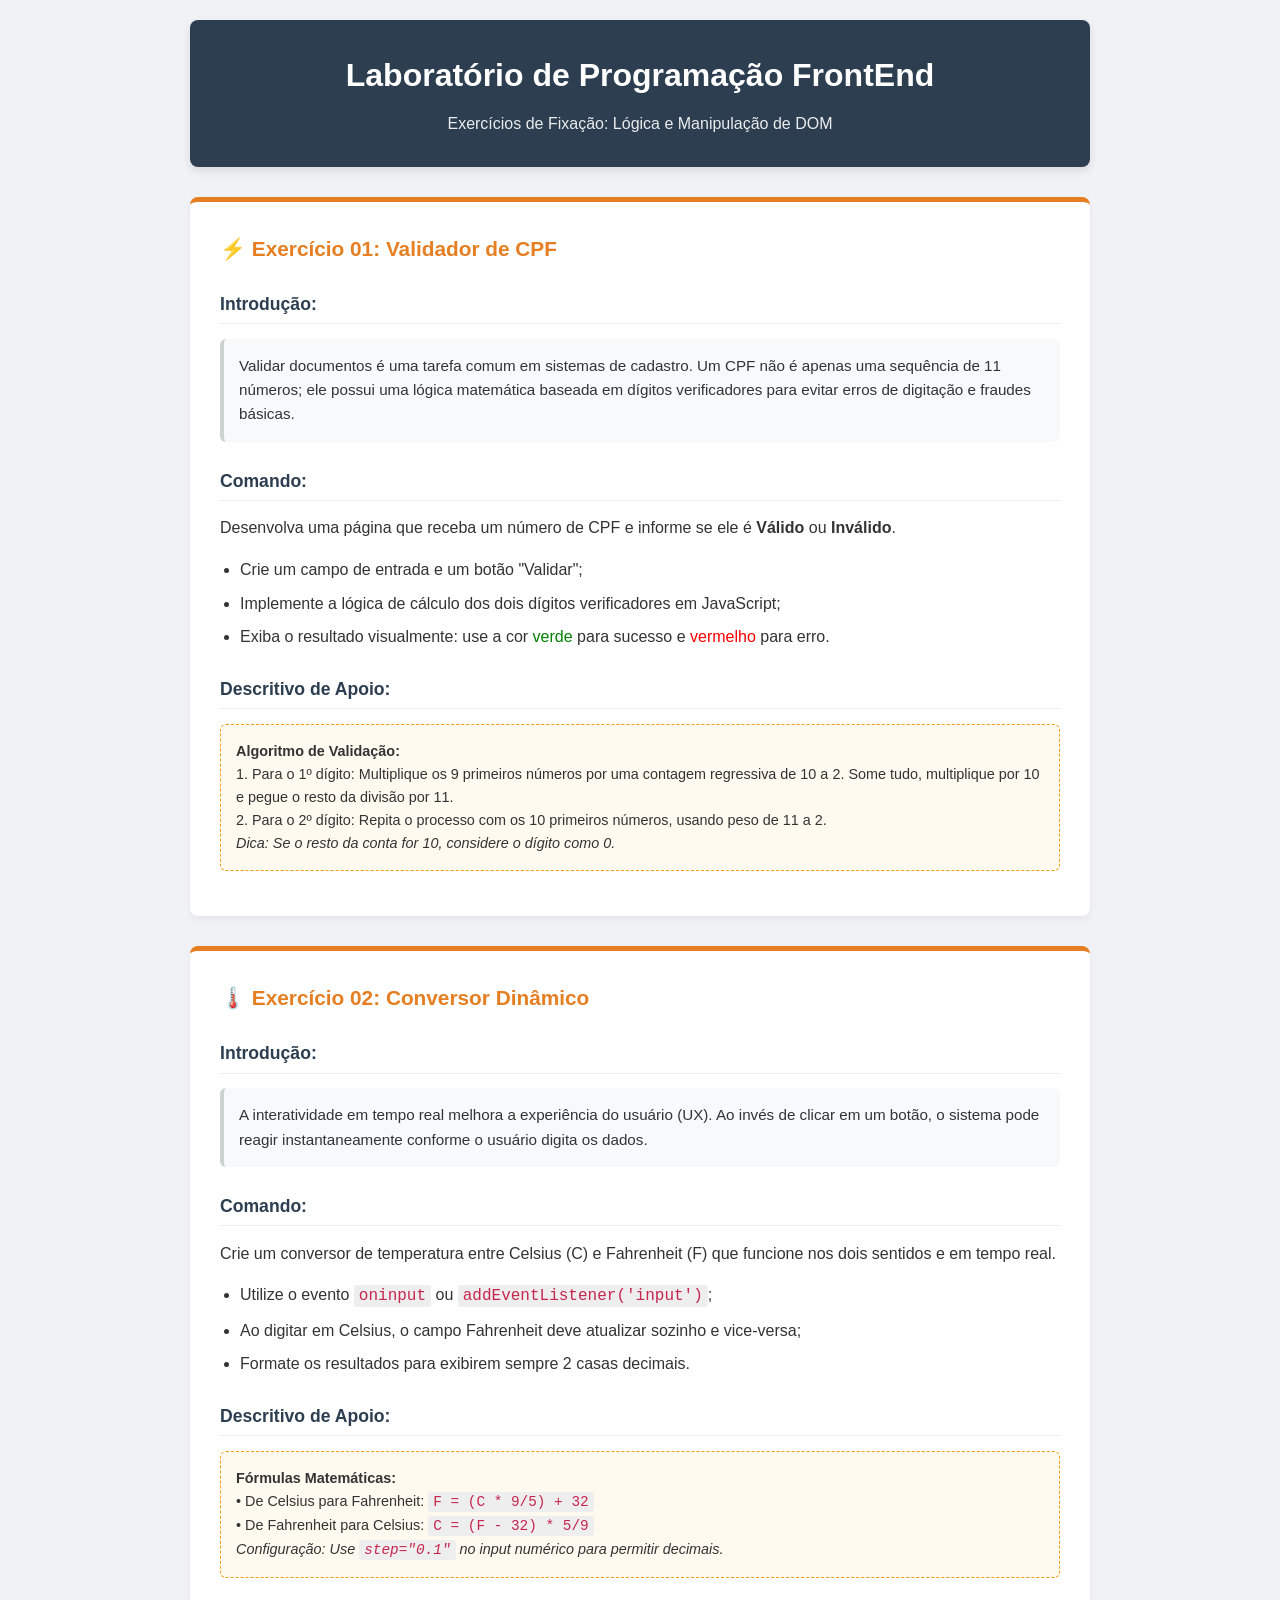
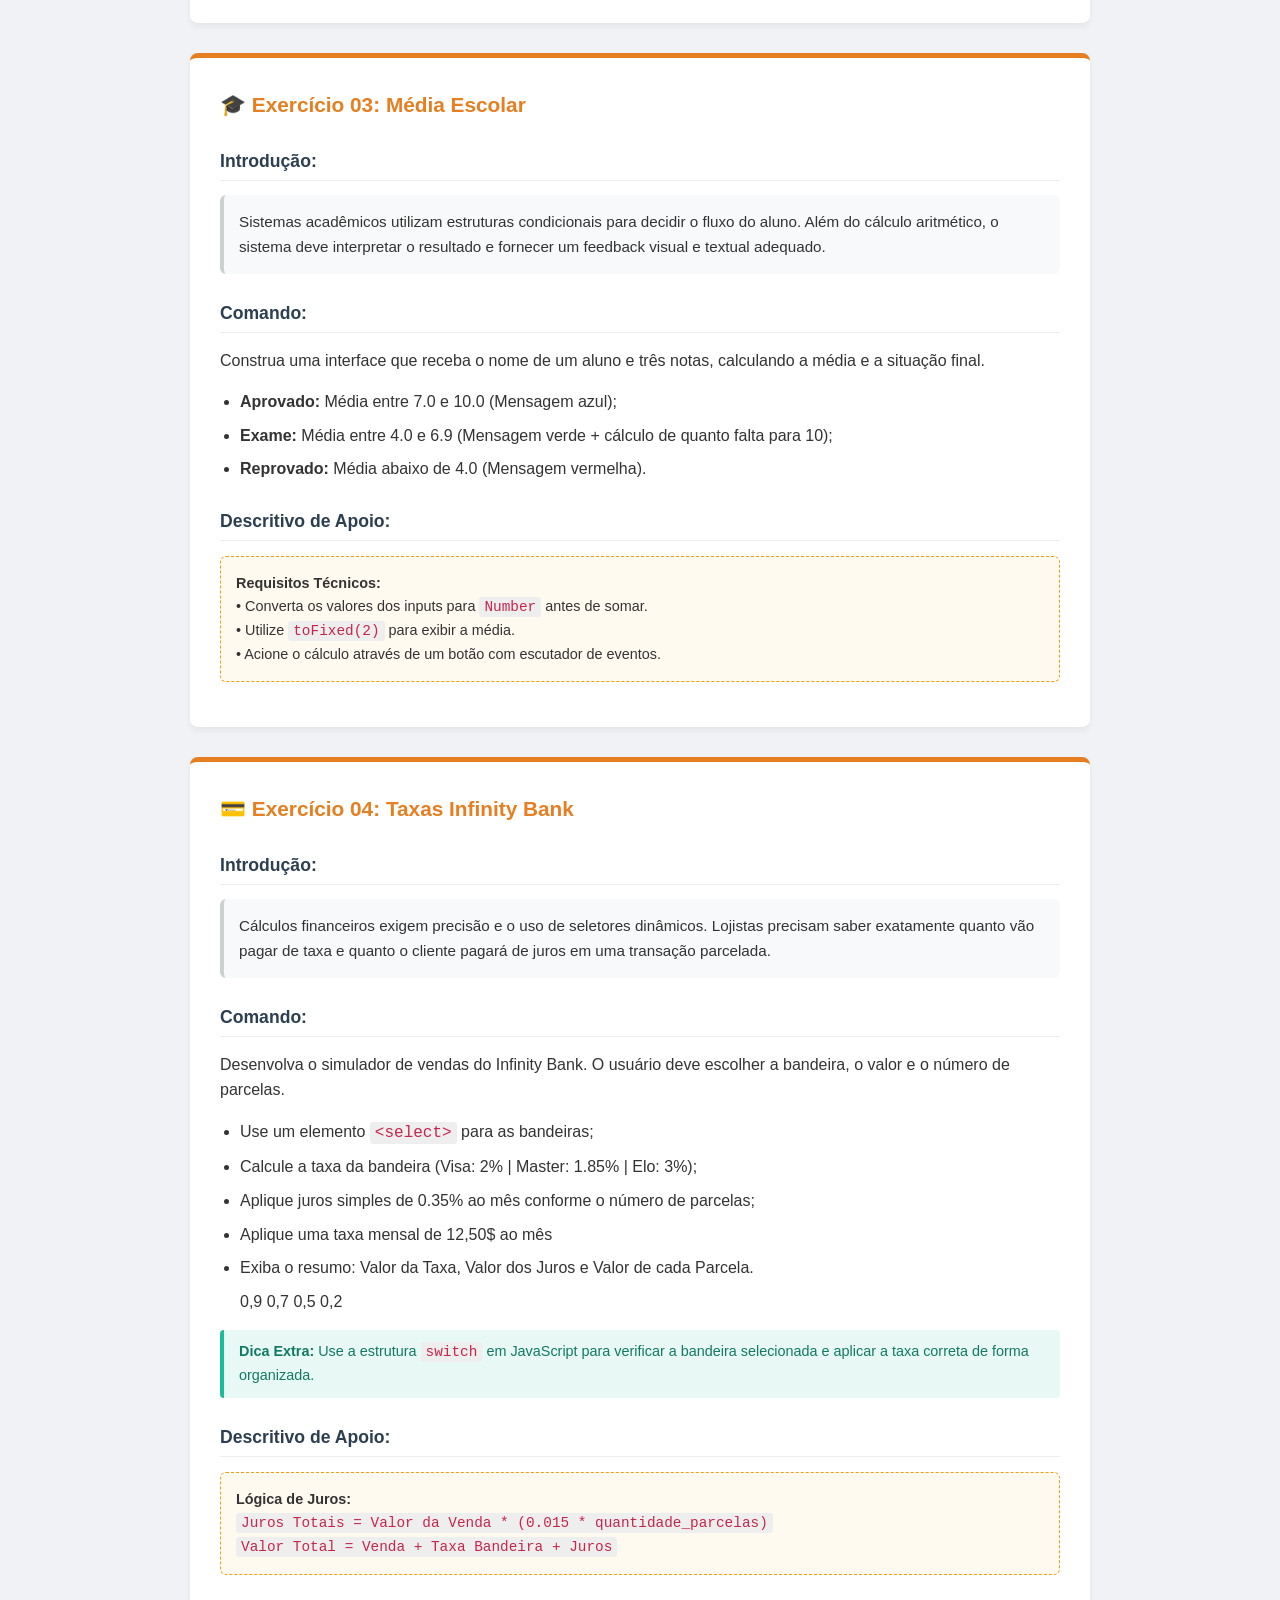
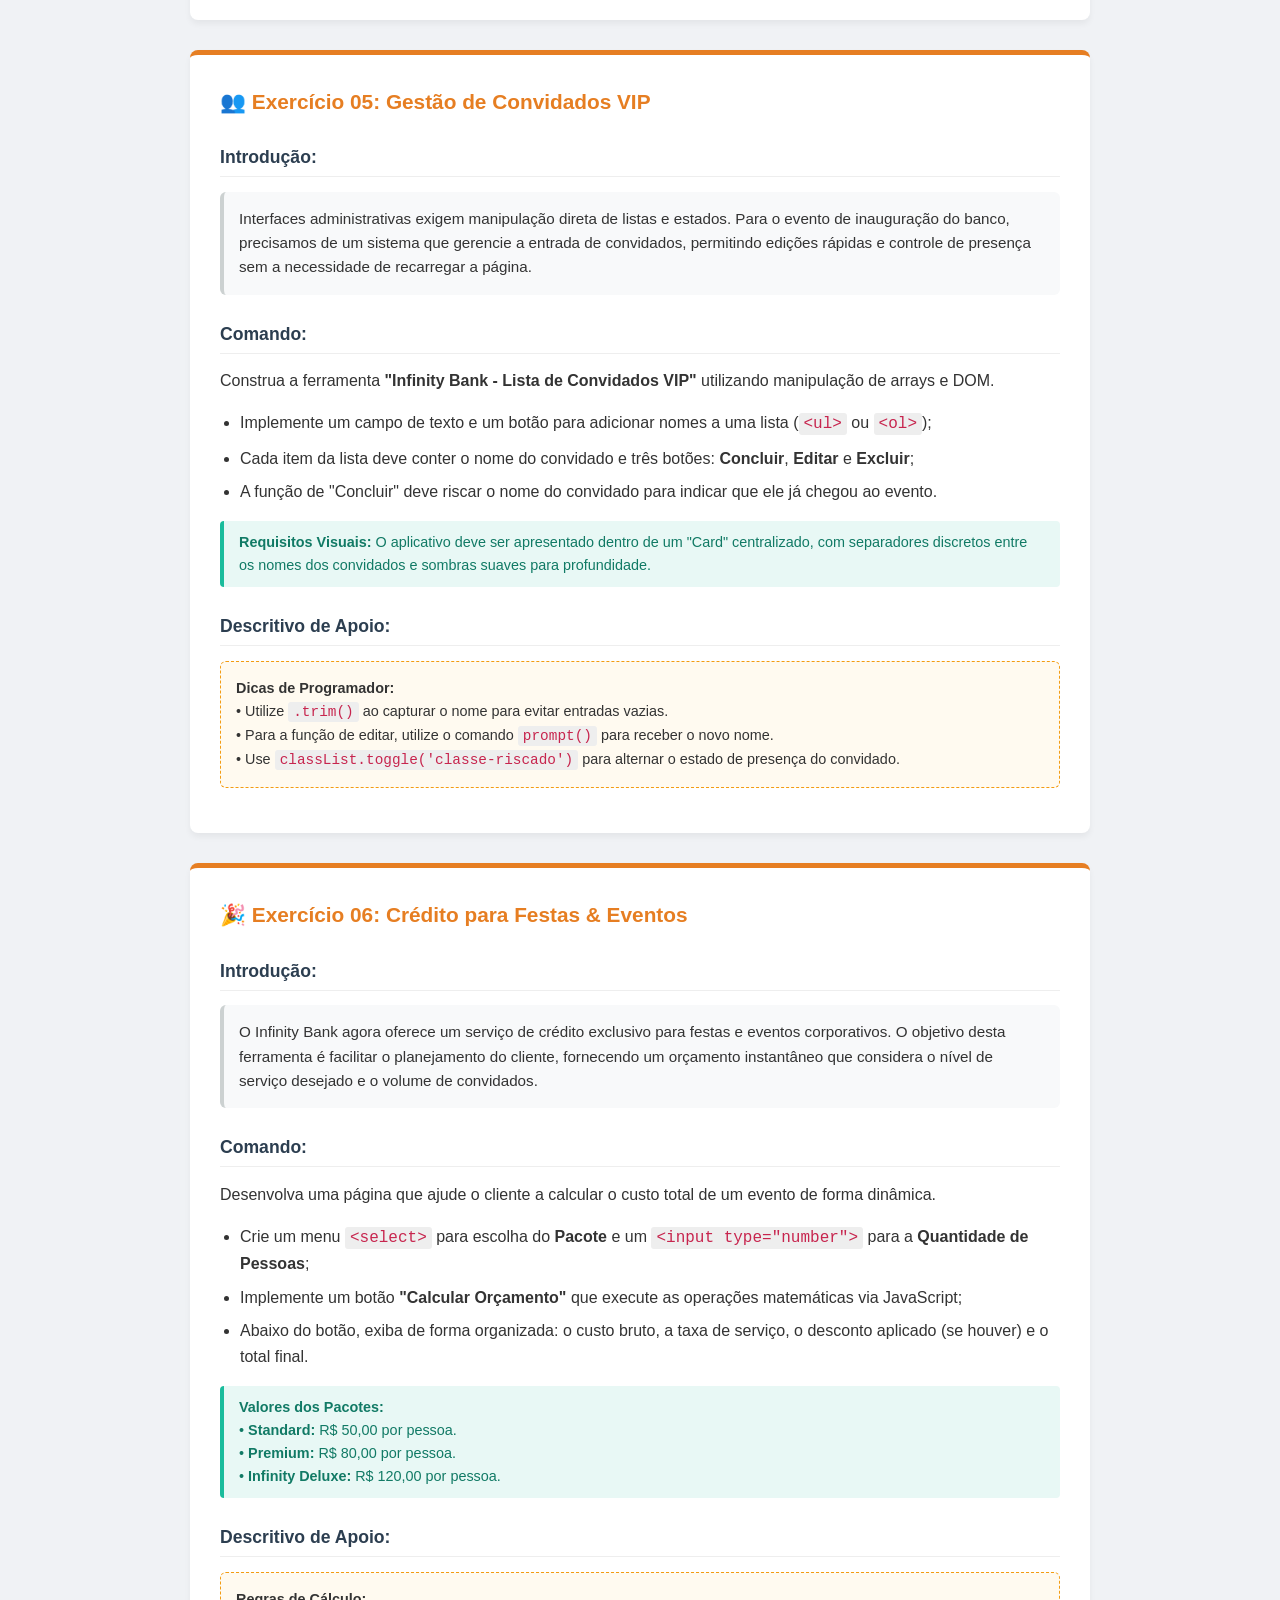
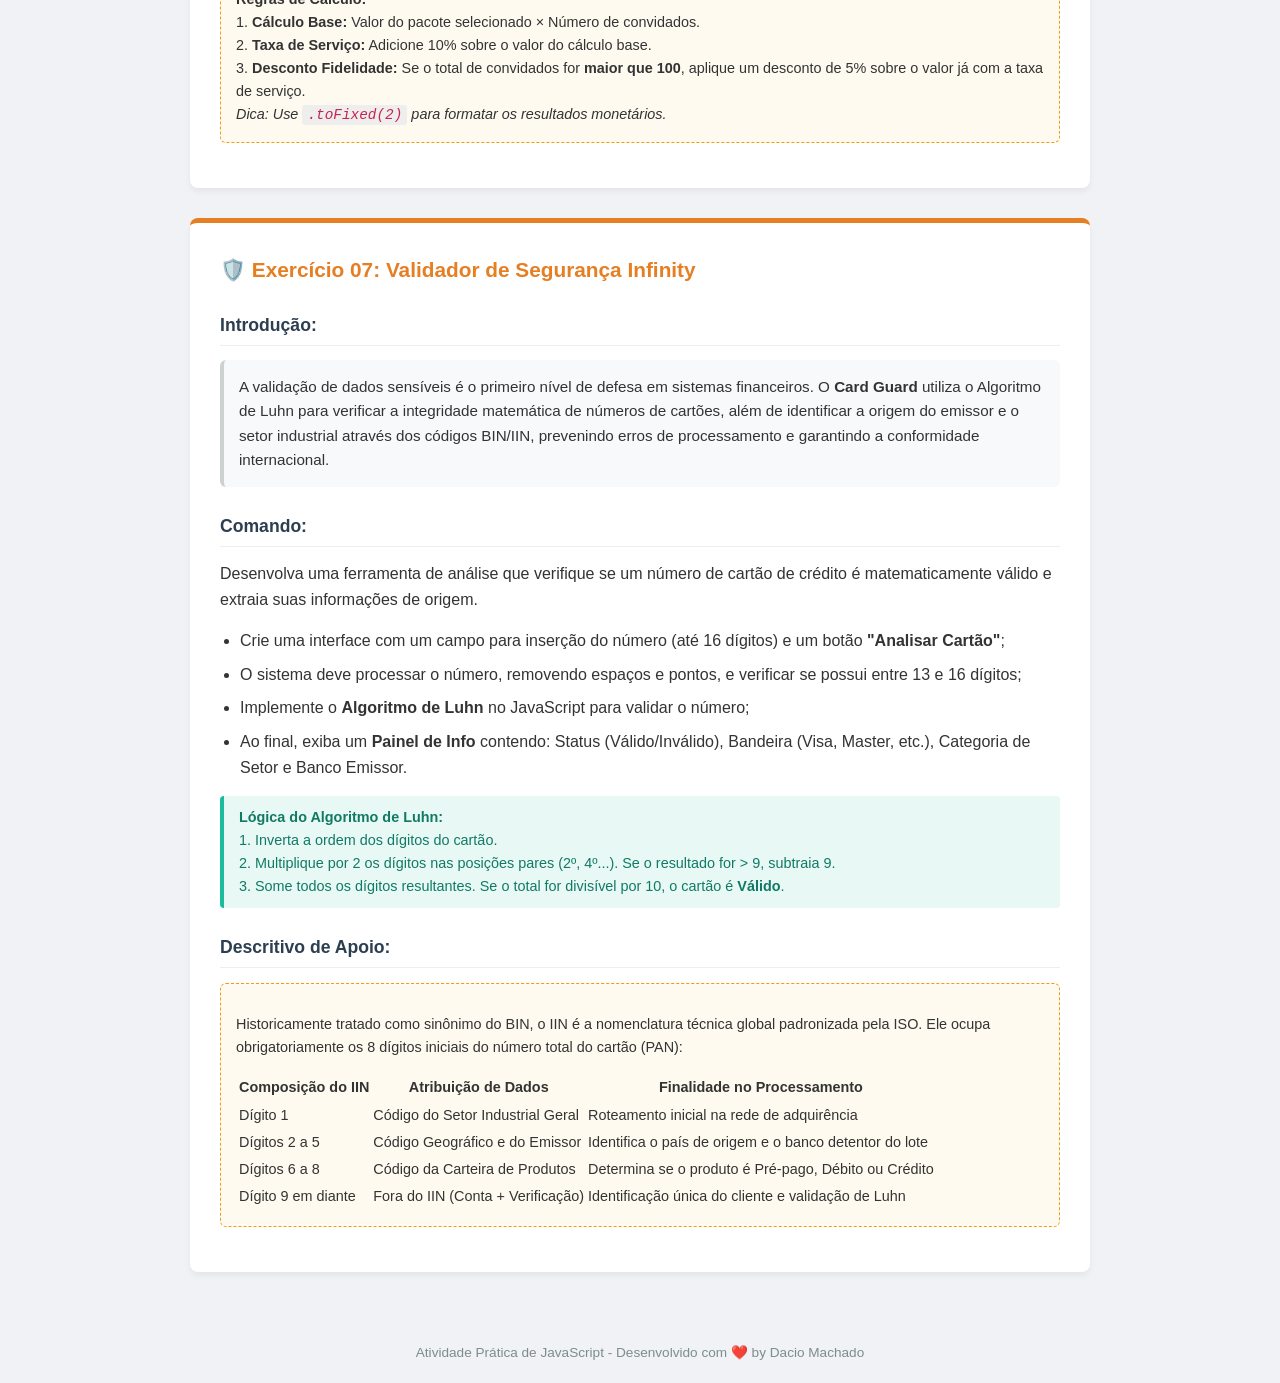
<file: atividades-javascrit/exercicios.html>
<!DOCTYPE html>
<html lang="pt-br">
<head>
    <meta charset="UTF-8">
    <meta name="viewport" content="width=device-width, initial-scale=1.0">
    <title>Atividade Prática: Lógica com JavaScript</title>
    <style>
        :root {
            --primary-color: #2c3e50;
            --accent-color: #e67e22; /* Cor diferente da prova para diferenciar */
            --bg-color: #f0f2f5;
            --card-bg: #ffffff;
            --text-color: #333;
        }

        body {
            font-family: 'Segoe UI', Tahoma, Geneva, Verdana, sans-serif;
            background-color: var(--bg-color);
            color: var(--text-color);
            line-height: 1.6;
            margin: 0;
            padding: 20px;
        }

        .container {
            max-width: 900px;
            margin: 0 auto;
        }

        header {
            text-align: center;
            padding: 30px 0;
            background: var(--primary-color);
            color: white;
            border-radius: 8px;
            margin-bottom: 30px;
            box-shadow: 0 4px 10px rgba(0,0,0,0.1);
        }

        header h1 { margin: 0; font-size: 2em; }
        header p { margin: 10px 0 0; opacity: 0.9; }

        .question-card {
            background: var(--card-bg);
            padding: 30px;
            border-radius: 8px;
            box-shadow: 0 4px 6px rgba(0,0,0,0.05);
            margin-bottom: 30px;
            border-top: 5px solid var(--accent-color);
        }

        .question-header {
            font-weight: bold;
            font-size: 1.3em;
            color: var(--accent-color);
            margin-bottom: 15px;
            display: flex;
            align-items: center;
        }

        h2 {
            font-size: 1.1em;
            color: var(--primary-color);
            margin-top: 25px;
            border-bottom: 1px solid #eee;
            padding-bottom: 5px;
        }

        .intro-box {
            background-color: #f8f9fa;
            padding: 15px;
            border-radius: 6px;
            border-left: 4px solid #ccd1d1;
            font-size: 0.95em;
        }

        .descritivo-apoio {
            background-color: #fffaf0;
            padding: 15px;
            margin: 15px 0;
            border-radius: 6px;
            border: 1px dashed #f39c12;
            font-size: 0.9em;
        }

        .comando {
            font-weight: 500;
        }

        .item-destaque {
            background-color: #e8f8f5;
            padding: 10px 15px;
            margin: 15px 0;
            border-radius: 4px;
            font-size: 0.9em;
            color: #117a65;
            border-left: 4px solid #1abc9c;
        }

        code {
            background: #eee;
            padding: 2px 5px;
            border-radius: 3px;
            font-family: 'Consolas', monospace;
            color: #c7254e;
        }

        ul { padding-left: 20px; }
        li { margin-bottom: 8px; }

        footer {
            text-align: center;
            margin-top: 50px;
            padding: 20px;
            font-size: 0.85em;
            color: #7f8c8d;
        }
    </style>
</head>
<body>

    <div class="container">
        <header>
            <h1>Laboratório de Programação FrontEnd </h1>
            <p>Exercícios de Fixação: Lógica e Manipulação de DOM</p>
        </header>

        <section class="question-card">
            <div class="question-header">⚡ Exercício 01: Validador de CPF</div>
            
            <h2>Introdução:</h2>
            <div class="intro-box">
                Validar documentos é uma tarefa comum em sistemas de cadastro. Um CPF não é apenas uma sequência de 11 números; ele possui uma lógica matemática baseada em dígitos verificadores para evitar erros de digitação e fraudes básicas.
            </div>

            <h2>Comando:</h2>
            <div class="comando">
                Desenvolva uma página que receba um número de CPF e informe se ele é <strong>Válido</strong> ou <strong>Inválido</strong>.
                <ul>
                    <li>Crie um campo de entrada e um botão "Validar";</li>
                    <li>Implemente a lógica de cálculo dos dois dígitos verificadores em JavaScript;</li>
                    <li>Exiba o resultado visualmente: use a cor <span style="color:green">verde</span> para sucesso e <span style="color:red">vermelho</span> para erro.</li>
                </ul>
            </div>

            <h2>Descritivo de Apoio:</h2>
            <div class="descritivo-apoio">
                <strong>Algoritmo de Validação:</strong>
                <br>1. Para o 1º dígito: Multiplique os 9 primeiros números por uma contagem regressiva de 10 a 2. Some tudo, multiplique por 10 e pegue o resto da divisão por 11.
                <br>2. Para o 2º dígito: Repita o processo com os 10 primeiros números, usando peso de 11 a 2.
                <br><em>Dica: Se o resto da conta for 10, considere o dígito como 0.</em>
            </div>
        </section>

        <section class="question-card">
            <div class="question-header">🌡️ Exercício 02: Conversor Dinâmico</div>
            
            <h2>Introdução:</h2>
            <div class="intro-box">
                A interatividade em tempo real melhora a experiência do usuário (UX). Ao invés de clicar em um botão, o sistema pode reagir instantaneamente conforme o usuário digita os dados.
            </div>

            <h2>Comando:</h2>
            <div class="comando">
                Crie um conversor de temperatura entre Celsius (C) e Fahrenheit (F) que funcione nos dois sentidos e em tempo real.
                <ul>
                    <li>Utilize o evento <code>oninput</code> ou <code>addEventListener('input')</code>;</li>
                    <li>Ao digitar em Celsius, o campo Fahrenheit deve atualizar sozinho e vice-versa;</li>
                    <li>Formate os resultados para exibirem sempre 2 casas decimais.</li>
                </ul>
            </div>

            <h2>Descritivo de Apoio:</h2>
            <div class="descritivo-apoio">
                <strong>Fórmulas Matemáticas:</strong>
                <br>• De Celsius para Fahrenheit: <code>F = (C * 9/5) + 32</code>
                <br>• De Fahrenheit para Celsius: <code>C = (F - 32) * 5/9</code>
                <br><em>Configuração: Use <code>step="0.1"</code> no input numérico para permitir decimais.</em>
            </div>
        </section>

        <section class="question-card">
            <div class="question-header">🎓 Exercício 03: Média Escolar</div>
            
            <h2>Introdução:</h2>
            <div class="intro-box">
                Sistemas acadêmicos utilizam estruturas condicionais para decidir o fluxo do aluno. Além do cálculo aritmético, o sistema deve interpretar o resultado e fornecer um feedback visual e textual adequado.
            </div>

            <h2>Comando:</h2>
            <div class="comando">
                Construa uma interface que receba o nome de um aluno e três notas, calculando a média e a situação final.
                <ul>
                    <li><strong>Aprovado:</strong> Média entre 7.0 e 10.0 (Mensagem azul);</li>
                    <li><strong>Exame:</strong> Média entre 4.0 e 6.9 (Mensagem verde + cálculo de quanto falta para 10);</li>
                    <li><strong>Reprovado:</strong> Média abaixo de 4.0 (Mensagem vermelha).</li>
                </ul>
            </div>

            <h2>Descritivo de Apoio:</h2>
            <div class="descritivo-apoio">
                <strong>Requisitos Técnicos:</strong>
                <br>• Converta os valores dos inputs para <code>Number</code> antes de somar.
                <br>• Utilize <code>toFixed(2)</code> para exibir a média.
                <br>• Acione o cálculo através de um botão com escutador de eventos.
            </div>
        </section>

        <section class="question-card">
            <div class="question-header">💳 Exercício 04: Taxas Infinity Bank</div>
            
            <h2>Introdução:</h2>
            <div class="intro-box">
                Cálculos financeiros exigem precisão e o uso de seletores dinâmicos. Lojistas precisam saber exatamente quanto vão pagar de taxa e quanto o cliente pagará de juros em uma transação parcelada.
            </div>

            <h2>Comando:</h2>
            <div class="comando">
                Desenvolva o simulador de vendas do Infinity Bank. O usuário deve escolher a bandeira, o valor e o número de parcelas.
                <ul>
                    <li>Use um elemento <code>&lt;select&gt;</code> para as bandeiras;</li>
                    <li>Calcule a taxa da bandeira (Visa: 2% | Master: 1.85% | Elo: 3%);</li>
                    <li>Aplique juros simples de 0.35% ao mês conforme o número de parcelas;</li>
                    <li>Aplique uma taxa mensal de 12,50$ ao mês </li>
                    <li>Exiba o resumo: Valor da Taxa, Valor dos Juros e Valor de cada Parcela.</li>0,9	0,7	0,5	0,2
                </ul>
            </div>

            <div class="item-destaque">
                <strong>Dica Extra:</strong> Use a estrutura <code>switch</code> em JavaScript para verificar a bandeira selecionada e aplicar a taxa correta de forma organizada.
            </div>

            <h2>Descritivo de Apoio:</h2>
            <div class="descritivo-apoio">
                <strong>Lógica de Juros:</strong>
                <br><code>Juros Totais = Valor da Venda * (0.015 * quantidade_parcelas)</code>
                <br><code>Valor Total = Venda + Taxa Bandeira + Juros</code>
            </div>
        
        </section>
        
                <section class="question-card">
            <div class="question-header">👥 Exercício 05: Gestão de Convidados VIP</div>
            
            <h2>Introdução:</h2>
            <div class="intro-box">
                Interfaces administrativas exigem manipulação direta de listas e estados. Para o evento de inauguração do banco, precisamos de um sistema que gerencie a entrada de convidados, permitindo edições rápidas e controle de presença sem a necessidade de recarregar a página.
            </div>

            <h2>Comando:</h2>
            <div class="comando">
                Construa a ferramenta <strong>"Infinity Bank - Lista de Convidados VIP"</strong> utilizando manipulação de arrays e DOM.
                <ul>
                    <li>Implemente um campo de texto e um botão para adicionar nomes a uma lista (<code>&lt;ul&gt;</code> ou <code>&lt;ol&gt;</code>);</li>
                    <li>Cada item da lista deve conter o nome do convidado e três botões: <strong>Concluir</strong>, <strong>Editar</strong> e <strong>Excluir</strong>;</li>
                    <li>A função de "Concluir" deve riscar o nome do convidado para indicar que ele já chegou ao evento.</li>
                </ul>
            </div>

            <div class="item-destaque">
                <strong>Requisitos Visuais:</strong> O aplicativo deve ser apresentado dentro de um "Card" centralizado, com separadores discretos entre os nomes dos convidados e sombras suaves para profundidade.
            </div>

            <h2>Descritivo de Apoio:</h2>
            <div class="descritivo-apoio">
                <strong>Dicas de Programador:</strong>
                <br>• Utilize <code>.trim()</code> ao capturar o nome para evitar entradas vazias.
                <br>• Para a função de editar, utilize o comando <code>prompt()</code> para receber o novo nome.
                <br>• Use <code>classList.toggle('classe-riscado')</code> para alternar o estado de presença do convidado.
            </div>
        </section>

         <section class="question-card">
            <div class="question-header">🎉 Exercício 06: Crédito para Festas & Eventos</div>
            
            <h2>Introdução:</h2>
            <div class="intro-box">
                O Infinity Bank agora oferece um serviço de crédito exclusivo para festas e eventos corporativos. O objetivo desta ferramenta é facilitar o planejamento do cliente, fornecendo um orçamento instantâneo que considera o nível de serviço desejado e o volume de convidados.
            </div>

            <h2>Comando:</h2>
            <div class="comando">
                Desenvolva uma página que ajude o cliente a calcular o custo total de um evento de forma dinâmica.
                <ul>
                    <li>Crie um menu <code>&lt;select&gt;</code> para escolha do <strong>Pacote</strong> e um <code>&lt;input type="number"&gt;</code> para a <strong>Quantidade de Pessoas</strong>;</li>
                    <li>Implemente um botão <strong>"Calcular Orçamento"</strong> que execute as operações matemáticas via JavaScript;</li>
                    <li>Abaixo do botão, exiba de forma organizada: o custo bruto, a taxa de serviço, o desconto aplicado (se houver) e o total final.</li>
                </ul>
            </div>

            <div class="item-destaque">
                <strong>Valores dos Pacotes:</strong>
                <br>• <strong>Standard:</strong> R$ 50,00 por pessoa.
                <br>• <strong>Premium:</strong> R$ 80,00 por pessoa.
                <br>• <strong>Infinity Deluxe:</strong> R$ 120,00 por pessoa.
            </div>

            <h2>Descritivo de Apoio:</h2>
            <div class="descritivo-apoio">
                <strong>Regras de Cálculo:</strong>
                <br>1. <strong>Cálculo Base:</strong> Valor do pacote selecionado × Número de convidados.
                <br>2. <strong>Taxa de Serviço:</strong> Adicione 10% sobre o valor do cálculo base.
                <br>3. <strong>Desconto Fidelidade:</strong> Se o total de convidados for <strong>maior que 100</strong>, aplique um desconto de 5% sobre o valor já com a taxa de serviço.
                <br><em>Dica: Use <code>.toFixed(2)</code> para formatar os resultados monetários.</em>
            </div>
        </section>

        <section class="question-card">
            <div class="question-header">🛡️ Exercício 07: Validador de Segurança Infinity</div>
            
            <h2>Introdução:</h2>
            <div class="intro-box">
                A validação de dados sensíveis é o primeiro nível de defesa em sistemas financeiros. O <strong>Card Guard</strong> utiliza o Algoritmo de Luhn para verificar a integridade matemática de números de cartões, além de identificar a origem do emissor e o setor industrial através dos códigos BIN/IIN, prevenindo erros de processamento e garantindo a conformidade internacional.
            </div>

            <h2>Comando:</h2>
            <div class="comando">
                Desenvolva uma ferramenta de análise que verifique se um número de cartão de crédito é matematicamente válido e extraia suas informações de origem.
                <ul>
                    <li>Crie uma interface com um campo para inserção do número (até 16 dígitos) e um botão <strong>"Analisar Cartão"</strong>;</li>
                    <li>O sistema deve processar o número, removendo espaços e pontos, e verificar se possui entre 13 e 16 dígitos;</li>
                    <li>Implemente o <strong>Algoritmo de Luhn</strong> no JavaScript para validar o número;</li>
                    <li>Ao final, exiba um <strong>Painel de Info</strong> contendo: Status (Válido/Inválido), Bandeira (Visa, Master, etc.), Categoria de Setor e Banco Emissor.</li>
                </ul>
            </div>

            <div class="item-destaque">
                <strong>Lógica do Algoritmo de Luhn:</strong>
                <br>1. Inverta a ordem dos dígitos do cartão.
                <br>2. Multiplique por 2 os dígitos nas posições pares (2º, 4º...). Se o resultado for > 9, subtraia 9.
                <br>3. Some todos os dígitos resultantes. Se o total for divisível por 10, o cartão é <strong>Válido</strong>.
            </div>

            <h2>Descritivo de Apoio:</h2>
<div class="descritivo-apoio">
                <p>Historicamente tratado como sinônimo do BIN, o IIN é a nomenclatura técnica global padronizada pela ISO. Ele ocupa obrigatoriamente os 8 dígitos iniciais do número total do cartão (PAN):</p>
                
                <table>
                    <thead>
                        <tr>
                            <th>Composição do IIN</th>
                            <th>Atribuição de Dados</th>
                            <th>Finalidade no Processamento</th>
                        </tr>
                    </thead>
                    <tbody>
                        <tr>
                            <td>Dígito 1</td>
                            <td>Código do Setor Industrial Geral</td>
                            <td>Roteamento inicial na rede de adquirência</td>
                        </tr>
                        <tr>
                            <td>Dígitos 2 a 5</td>
                            <td>Código Geográfico e do Emissor</td>
                            <td>Identifica o país de origem e o banco detentor do lote</td>
                        </tr>
                        <tr>
                            <td>Dígitos 6 a 8</td>
                            <td>Código da Carteira de Produtos</td>
                            <td>Determina se o produto é Pré-pago, Débito ou Crédito</td>
                        </tr>
                        <tr>
                            <td>Dígito 9 em diante</td>
                            <td>Fora do IIN (Conta + Verificação)</td>
                            <td>Identificação única do cliente e validação de Luhn</td>
                        </tr>
                    </tbody>
                </table>

            </div>
        </section>

        
        <footer>
            Atividade Prática de JavaScript - Desenvolvido com ❤️ by Dacio Machado 
        </footer>
    </div>

</body>
</html>
</file>
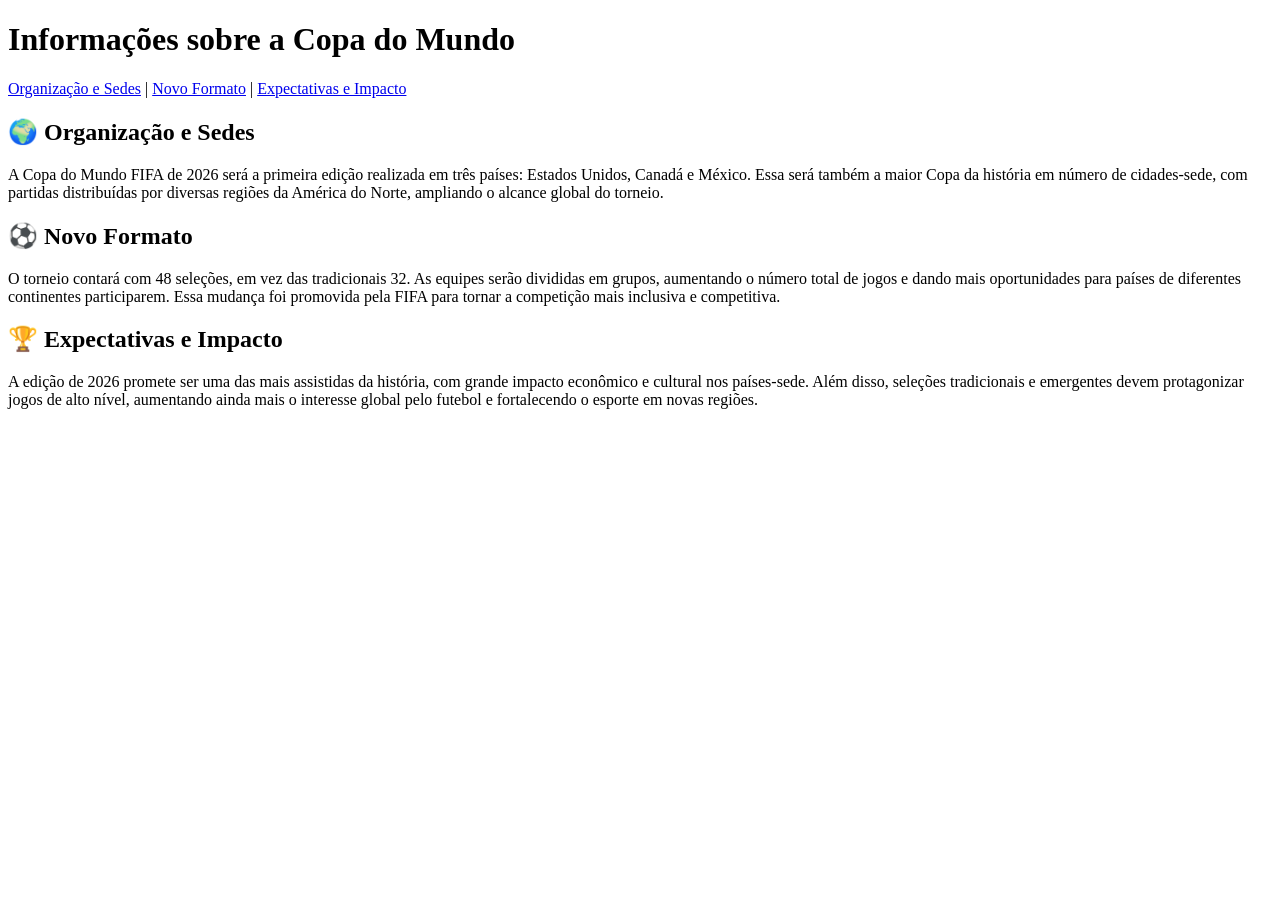
<file: 3-dias-de-prova/DIA 1/questao_01.html>
<!DOCTYPE html>
<html lang="pt-br">
<head>
    <meta charset="UTF-8">
    <meta name="viewport" content="width=device-width, initial-scale=1.0">
    <title>Copa do Mundo 2026</title>
</head>
<body>

    <h1>Informações sobre a Copa do Mundo</h1>

    <nav>
        <a href="#organizacao">Organização e Sedes</a> |
        <a href="#formato">Novo Formato</a> |
        <a href="#expectativas">Expectativas e Impacto</a>
    </nav>

    <section id="organizacao">
        <h2>🌍 Organização e Sedes</h2>
        <p>A Copa do Mundo FIFA de 2026 será a primeira edição realizada em três países: Estados Unidos, Canadá e México. Essa será também a maior Copa da história em número de cidades-sede, com partidas distribuídas por diversas regiões da América do Norte, ampliando o alcance global do torneio.</p>
    </section>

    <section id="formato">
        <h2>⚽ Novo Formato</h2>
        <p>O torneio contará com 48 seleções, em vez das tradicionais 32. As equipes serão divididas em grupos, aumentando o número total de jogos e dando mais oportunidades para países de diferentes continentes participarem. Essa mudança foi promovida pela FIFA para tornar a competição mais inclusiva e competitiva.</p>
    </section>

    <section id="expectativas">
        <h2>🏆 Expectativas e Impacto</h2>
        <p>A edição de 2026 promete ser uma das mais assistidas da história, com grande impacto econômico e cultural nos países-sede. Além disso, seleções tradicionais e emergentes devem protagonizar jogos de alto nível, aumentando ainda mais o interesse global pelo futebol e fortalecendo o esporte em novas regiões.</p>
    </section>

</body>
</html>
</file>
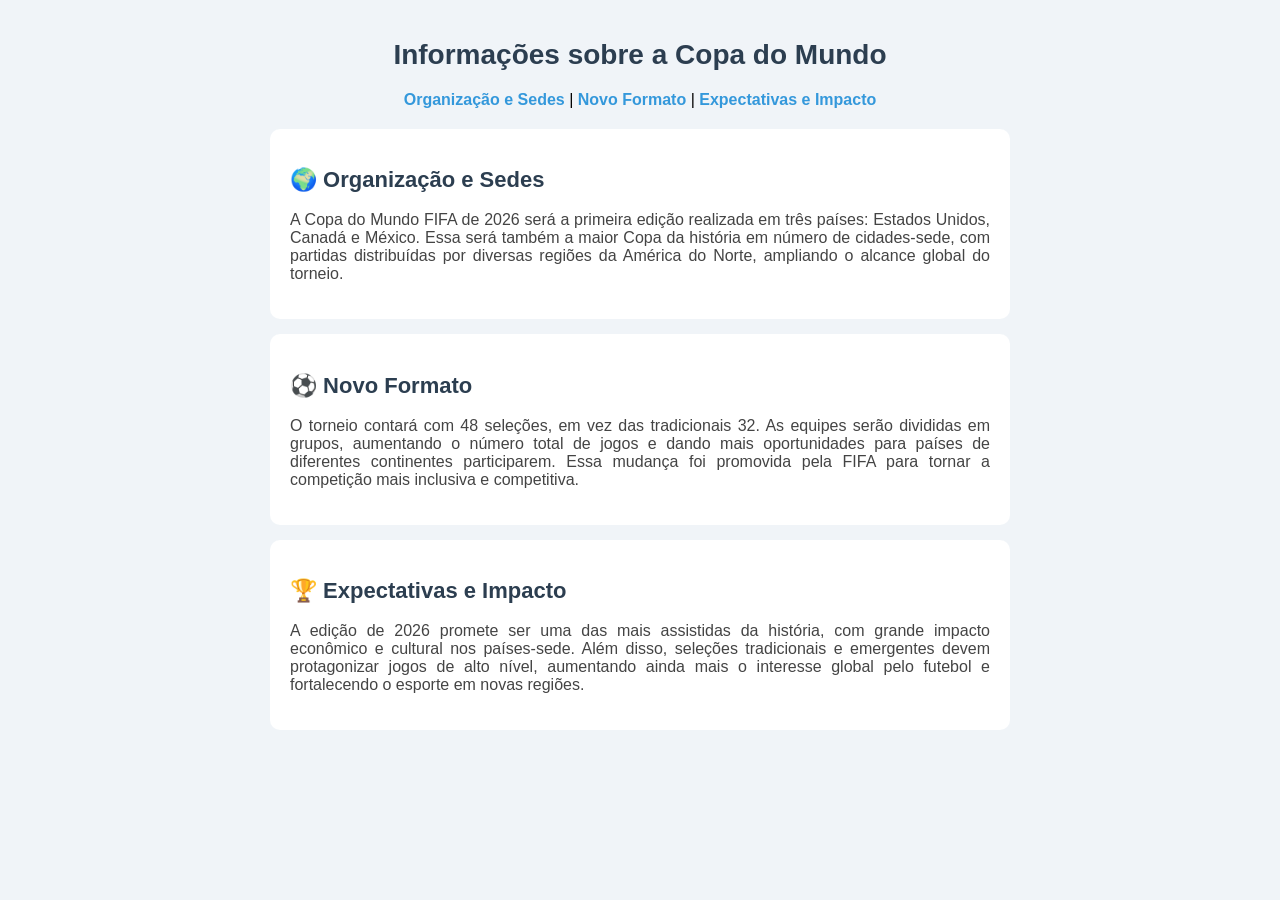
<file: 3-dias-de-prova/DIA 1/questao_02.html>
<!DOCTYPE html>
<html lang="pt-br">
<head>
    <meta charset="UTF-8">
    <meta name="viewport" content="width=device-width, initial-scale=1.0">
    <title>Copa do Mundo 2026</title>
    <link rel="stylesheet" href="questao_02.css">
</head>
<body>

    <h1>Informações sobre a Copa do Mundo</h1>

    <nav>
        <a href="#organizacao">Organização e Sedes</a> |
        <a href="#formato">Novo Formato</a> |
        <a href="#expectativas">Expectativas e Impacto</a>
    </nav>

    <section id="organizacao" class="secao">
        <h2>🌍 Organização e Sedes</h2>
        <p>A Copa do Mundo FIFA de 2026 será a primeira edição realizada em três países: Estados Unidos, Canadá e México. Essa será também a maior Copa da história em número de cidades-sede, com partidas distribuídas por diversas regiões da América do Norte, ampliando o alcance global do torneio.</p>
    </section>

    <section id="formato" class="secao">
        <h2>⚽ Novo Formato</h2>
        <p>O torneio contará com 48 seleções, em vez das tradicionais 32. As equipes serão divididas em grupos, aumentando o número total de jogos e dando mais oportunidades para países de diferentes continentes participarem. Essa mudança foi promovida pela FIFA para tornar a competição mais inclusiva e competitiva.</p>
    </section>

    <section id="expectativas" class="secao">
        <h2>🏆 Expectativas e Impacto</h2>
        <p>A edição de 2026 promete ser uma das mais assistidas da história, com grande impacto econômico e cultural nos países-sede. Além disso, seleções tradicionais e emergentes devem protagonizar jogos de alto nível, aumentando ainda mais o interesse global pelo futebol e fortalecendo o esporte em novas regiões.</p>
    </section>

</body>
</html>
</file>
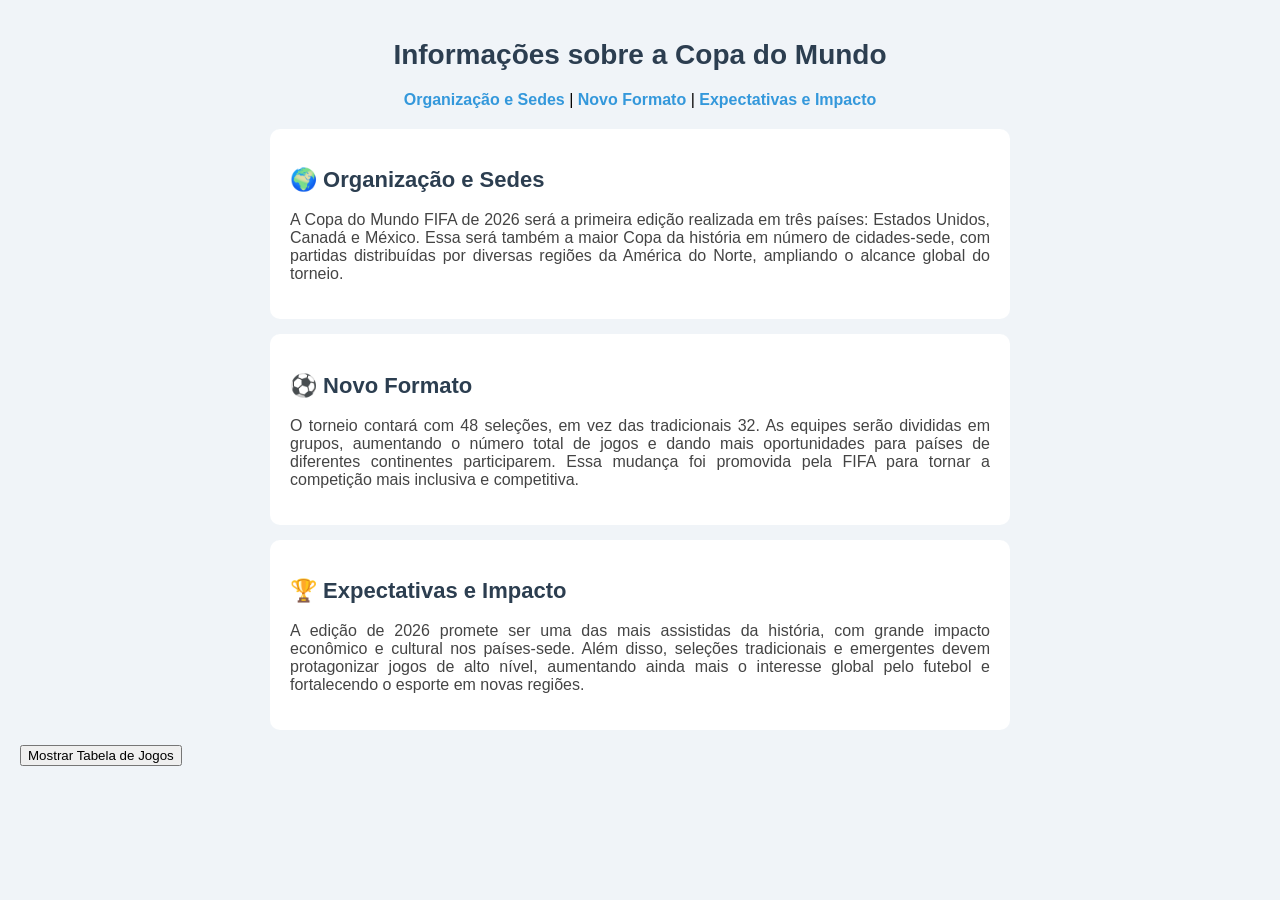
<file: 3-dias-de-prova/DIA 1/questao_03.html>
<!DOCTYPE html>
<html lang="pt-br">
<head>
    <meta charset="UTF-8">
    <meta name="viewport" content="width=device-width, initial-scale=1.0">
    <title>Copa do Mundo 2026</title>
    <link rel="stylesheet" href="questao_02.css">
</head>
<body>

    <h1>Informações sobre a Copa do Mundo</h1>

    <nav>
        <a href="#organizacao">Organização e Sedes</a> |
        <a href="#formato">Novo Formato</a> |
        <a href="#expectativas">Expectativas e Impacto</a>
    </nav>

    <section id="organizacao" class="secao">
        <h2>🌍 Organização e Sedes</h2>
        <p>A Copa do Mundo FIFA de 2026 será a primeira edição realizada em três países: Estados Unidos, Canadá e México. Essa será também a maior Copa da história em número de cidades-sede, com partidas distribuídas por diversas regiões da América do Norte, ampliando o alcance global do torneio.</p>
    </section>

    <section id="formato" class="secao">
        <h2>⚽ Novo Formato</h2>
        <p>O torneio contará com 48 seleções, em vez das tradicionais 32. As equipes serão divididas em grupos, aumentando o número total de jogos e dando mais oportunidades para países de diferentes continentes participarem. Essa mudança foi promovida pela FIFA para tornar a competição mais inclusiva e competitiva.</p>
    </section>

    <section id="expectativas" class="secao">
        <h2>🏆 Expectativas e Impacto</h2>
        <p>A edição de 2026 promete ser uma das mais assistidas da história, com grande impacto econômico e cultural nos países-sede. Além disso, seleções tradicionais e emergentes devem protagonizar jogos de alto nível, aumentando ainda mais o interesse global pelo futebol e fortalecendo o esporte em novas regiões.</p>
    </section>

    <button onclick="mostrarTabela()">Mostrar Tabela de Jogos</button>

    <div id="tabela-container"></div>

    <script src="questao_03.js"></script>
</body>
</html>
</file>
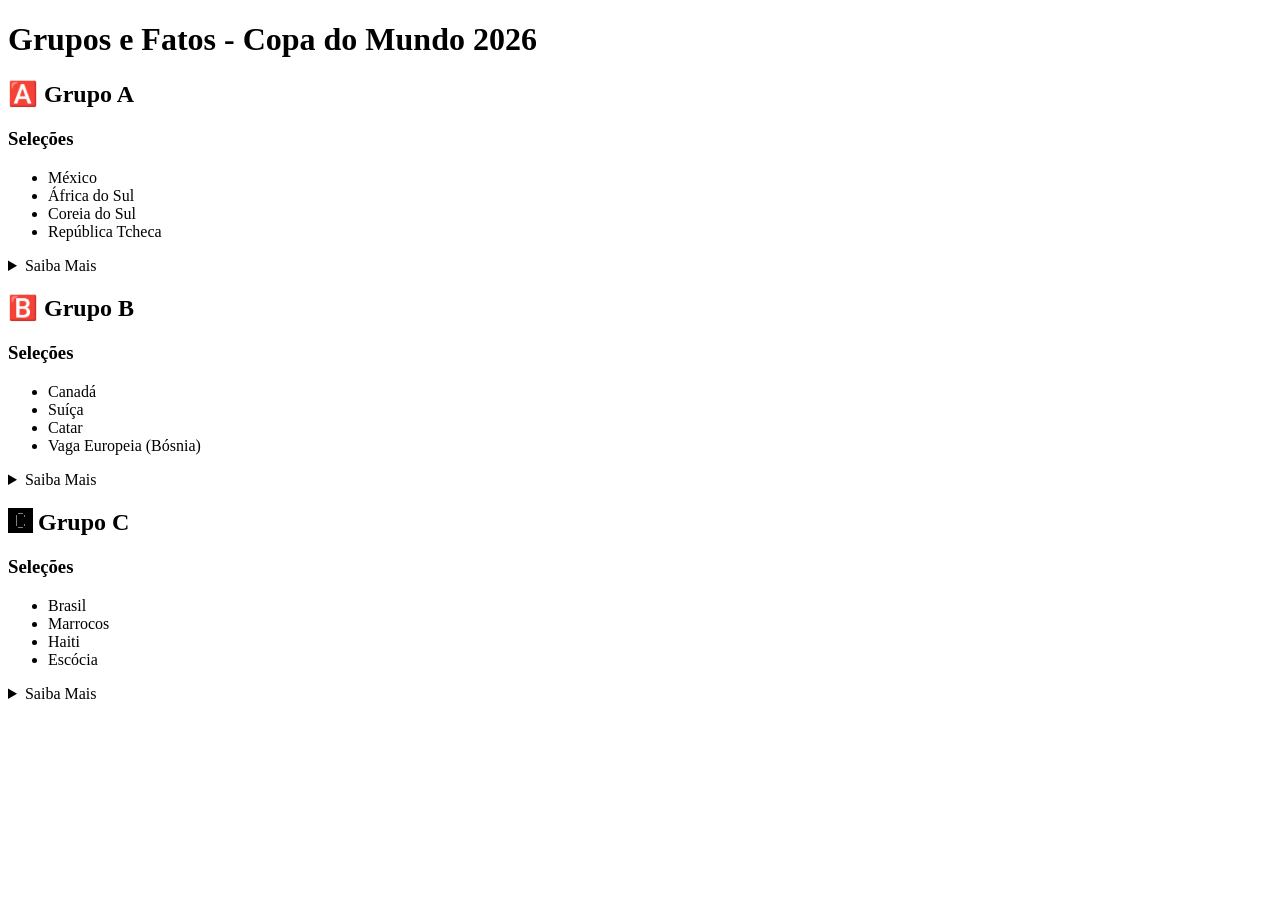
<file: 3-dias-de-prova/DIA 2/questao_01.html>
<!DOCTYPE html>
<html lang="pt-br">
<head>
    <meta charset="UTF-8">
    <meta name="viewport" content="width=device-width, initial-scale=1.0">
    <title>Grupos da Copa do Mundo 2026</title>
</head>
<body>

    <h1>Grupos e Fatos - Copa do Mundo 2026</h1>

    <div id="grupoA">
        <h2>🅰️ Grupo A</h2>
        <h3>Seleções</h3>
        <ul>
            <li>México</li>
            <li>África do Sul</li>
            <li>Coreia do Sul</li>
            <li>República Tcheca</li>
        </ul>
        <details>
            <summary>Saiba Mais</summary>
            <p>O jogo de abertura será México x África do Sul. Confrontos entre Coreia do Sul e seleções europeias já ocorreram em várias Copas, com histórico equilibrado.</p>
        </details>
    </div>

    <div id="grupoB">
        <h2>🅱️ Grupo B</h2>
        <h3>Seleções</h3>
        <ul>
            <li>Canadá</li>
            <li>Suíça</li>
            <li>Catar</li>
            <li>Vaga Europeia (Bósnia)</li>
        </ul>
        <details>
            <summary>Saiba Mais</summary>
            <p>O Canadá joga em casa, fator importante de desempenho. Catar e Suíça já se enfrentaram recentemente em amistosos internacionais.</p>
        </details>
    </div>

    <div id="grupoC">
        <h2>🅲 Grupo C</h2>
        <h3>Seleções</h3>
        <ul>
            <li>Brasil</li>
            <li>Marrocos</li>
            <li>Haiti</li>
            <li>Escócia</li>
        </ul>
        <details>
            <summary>Saiba Mais</summary>
            <p>Brasil, Marrocos e Escócia já dividiram grupo em 1998. Brasil nunca perdeu para a Escócia em Copas.</p>
        </details>
    </div>

</body>
</html>
</file>
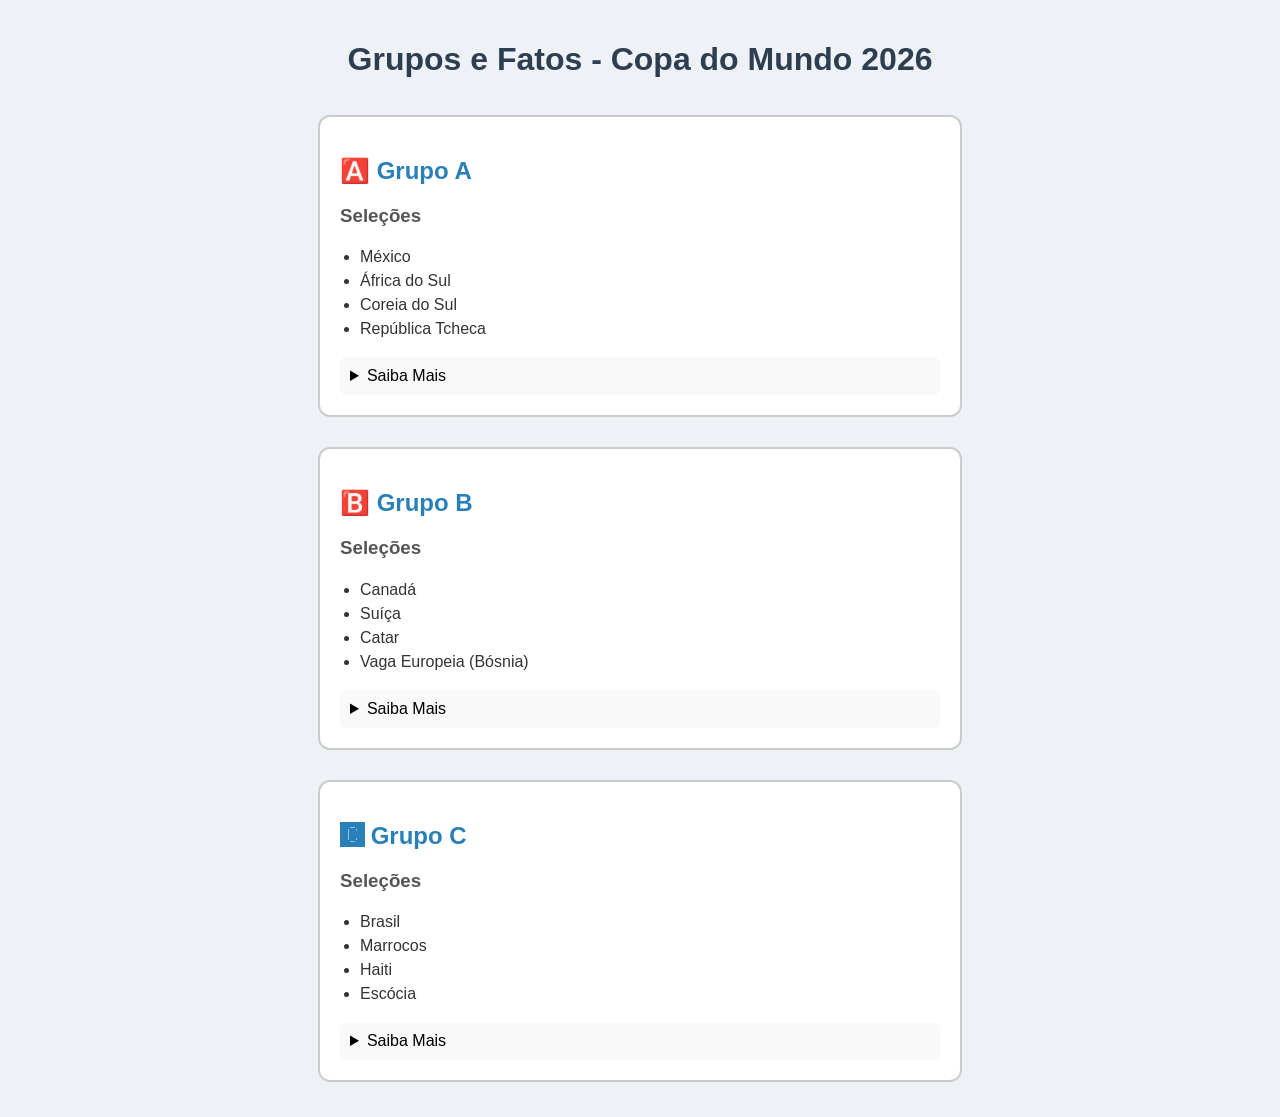
<file: 3-dias-de-prova/DIA 2/questao_02.html>
<!DOCTYPE html>
<html lang="pt-br">
<head>
    <meta charset="UTF-8">
    <meta name="viewport" content="width=device-width, initial-scale=1.0">
    <title>Grupos da Copa do Mundo 2026</title>
    <link rel="stylesheet" href="questao_02.css">
</head>
<body>

    <h1>Grupos e Fatos - Copa do Mundo 2026</h1>

    <div id="grupoA" class="grupo">
        <h2>🅰️ Grupo A</h2>
        <h3>Seleções</h3>
        <ul>
            <li>México</li>
            <li>África do Sul</li>
            <li>Coreia do Sul</li>
            <li>República Tcheca</li>
        </ul>
        <details>
            <summary>Saiba Mais</summary>
            <p>O jogo de abertura será México x África do Sul. Confrontos entre Coreia do Sul e seleções europeias já ocorreram em várias Copas, com histórico equilibrado.</p>
        </details>
    </div>

    <div id="grupoB" class="grupo">
        <h2>🅱️ Grupo B</h2>
        <h3>Seleções</h3>
        <ul>
            <li>Canadá</li>
            <li>Suíça</li>
            <li>Catar</li>
            <li>Vaga Europeia (Bósnia)</li>
        </ul>
        <details>
            <summary>Saiba Mais</summary>
            <p>O Canadá joga em casa, fator importante de desempenho. Catar e Suíça já se enfrentaram recentemente em amistosos internacionais.</p>
        </details>
    </div>

    <div id="grupoC" class="grupo">
        <h2>🅲 Grupo C</h2>
        <h3>Seleções</h3>
        <ul>
            <li>Brasil</li>
            <li>Marrocos</li>
            <li>Haiti</li>
            <li>Escócia</li>
        </ul>
        <details>
            <summary>Saiba Mais</summary>
            <p>Brasil, Marrocos e Escócia já dividiram grupo em 1998. Brasil nunca perdeu para a Escócia em Copas.</p>
        </details>
    </div>

</body>
</html>
</file>
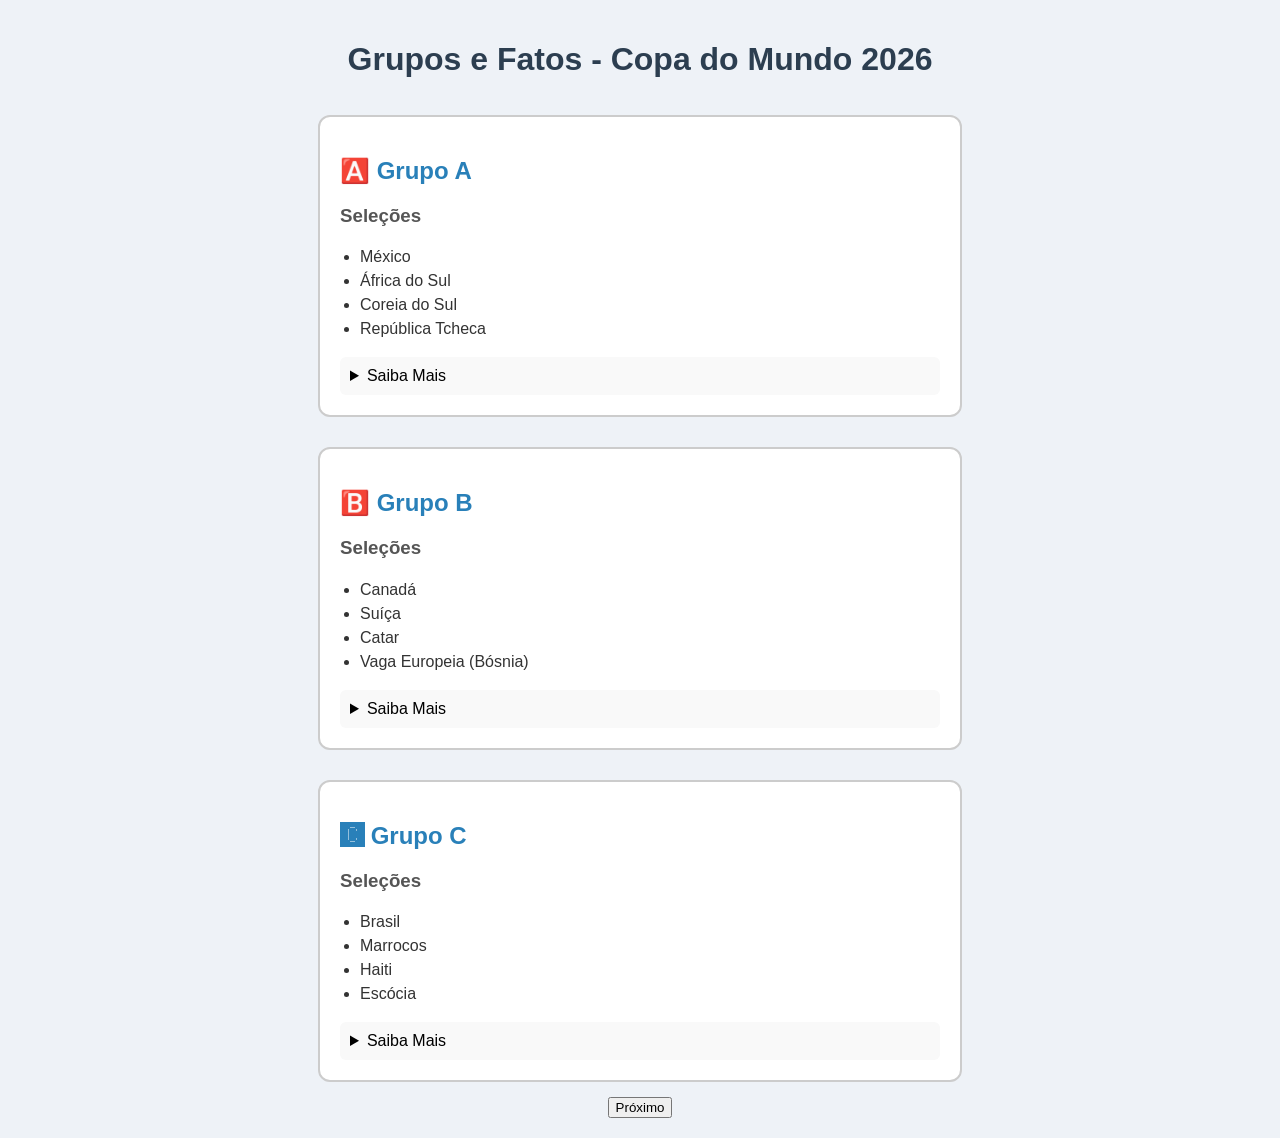
<file: 3-dias-de-prova/DIA 2/questao_03.html>
<!DOCTYPE html>
<html lang="pt-br">
<head>
    <meta charset="UTF-8">
    <meta name="viewport" content="width=device-width, initial-scale=1.0">
    <title>Grupos da Copa do Mundo 2026</title>
    <link rel="stylesheet" href="questao_02.css">
</head>
<body>

    <h1>Grupos e Fatos - Copa do Mundo 2026</h1>

    <div id="grupoA" class="grupo">
        <h2>🅰️ Grupo A</h2>
        <h3>Seleções</h3>
        <ul>
            <li>México</li>
            <li>África do Sul</li>
            <li>Coreia do Sul</li>
            <li>República Tcheca</li>
        </ul>
        <details>
            <summary>Saiba Mais</summary>
            <p>O jogo de abertura será México x África do Sul. Confrontos entre Coreia do Sul e seleções europeias já ocorreram em várias Copas, com histórico equilibrado.</p>
        </details>
    </div>

    <div id="grupoB" class="grupo">
        <h2>🅱️ Grupo B</h2>
        <h3>Seleções</h3>
        <ul>
            <li>Canadá</li>
            <li>Suíça</li>
            <li>Catar</li>
            <li>Vaga Europeia (Bósnia)</li>
        </ul>
        <details>
            <summary>Saiba Mais</summary>
            <p>O Canadá joga em casa, fator importante de desempenho. Catar e Suíça já se enfrentaram recentemente em amistosos internacionais.</p>
        </details>
    </div>

    <div id="grupoC" class="grupo">
        <h2>🅲 Grupo C</h2>
        <h3>Seleções</h3>
        <ul>
            <li>Brasil</li>
            <li>Marrocos</li>
            <li>Haiti</li>
            <li>Escócia</li>
        </ul>
        <details>
            <summary>Saiba Mais</summary>
            <p>Brasil, Marrocos e Escócia já dividiram grupo em 1998. Brasil nunca perdeu para a Escócia em Copas.</p>
        </details>
    </div>

    <button onclick="proximo()">Próximo</button>

    <script src="questao_03.js"></script>
</body>
</html>
</file>
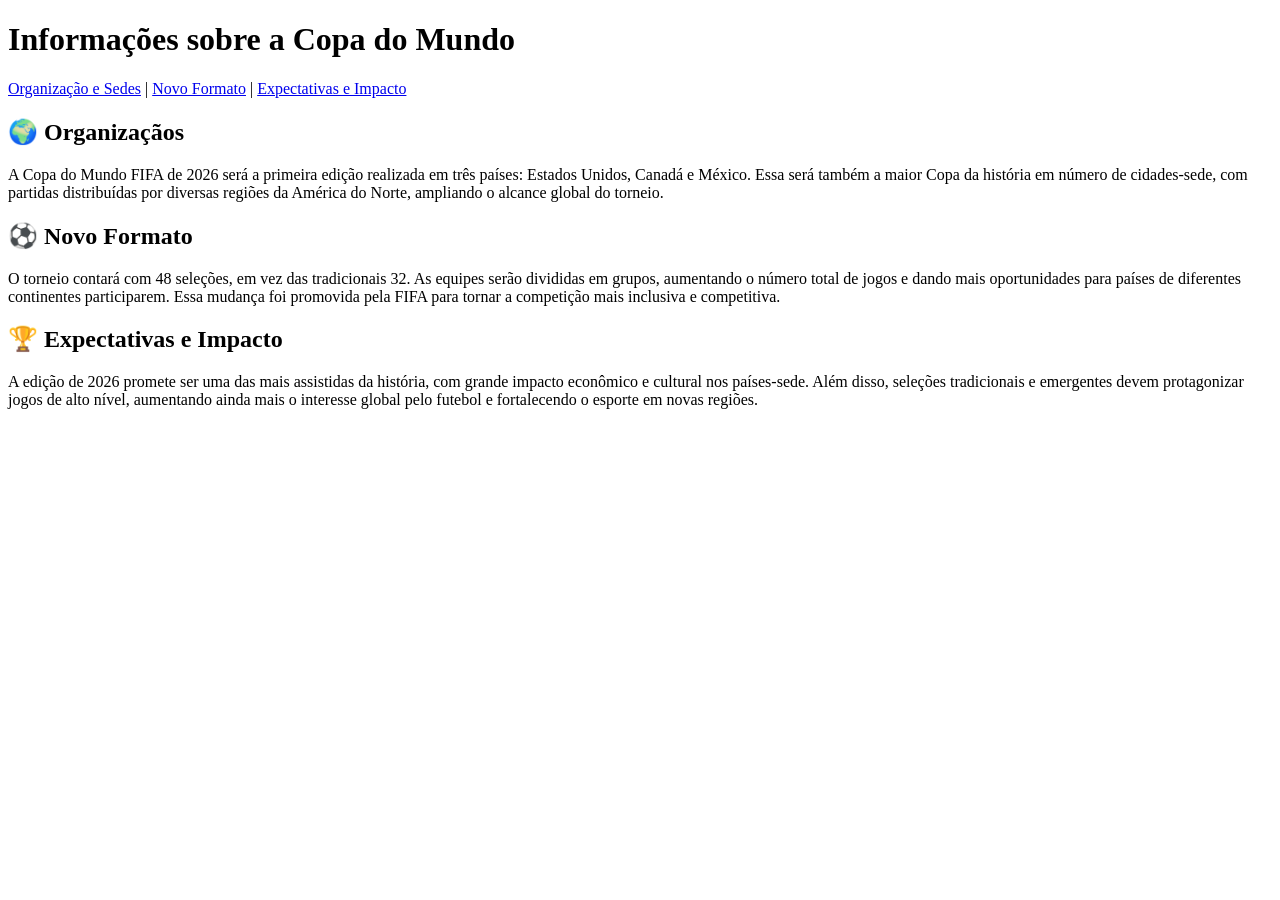
<file: 3-dias-de-prova/DIA 3/questao_01.html>
<!DOCTYPE html>
<html lang="pt-br">
<head>
    <meta charset="UTF-8">
    <meta name="viewport" content="width=device-width, initial-scale=1.0">
    <title>Copa do Mundo 2026</title>
</head>
<body>

    <h1>Informações sobre a Copa do Mundo</h1>

    <nav>
        <a href="#organizacao">Organização e Sedes</a> |
        <a href="#formato">Novo Formato</a> |
        <a href="#expectativas">Expectativas e Impacto</a>
    </nav>

    <section id="organizacao">
        <h2>🌍 Organizaçãos</h2>
        <p>A Copa do Mundo FIFA de 2026 será a primeira edição realizada em três países: Estados Unidos, Canadá e México. Essa será também a maior Copa da história em número de cidades-sede, com partidas distribuídas por diversas regiões da América do Norte, ampliando o alcance global do torneio.</p>
    </section>

    <section id="formato">
        <h2>⚽ Novo Formato</h2>
        <p>O torneio contará com 48 seleções, em vez das tradicionais 32. As equipes serão divididas em grupos, aumentando o número total de jogos e dando mais oportunidades para países de diferentes continentes participarem. Essa mudança foi promovida pela FIFA para tornar a competição mais inclusiva e competitiva.</p>
    </section>

    <section id="expectativas">
        <h2>🏆 Expectativas e Impacto</h2>
        <p>A edição de 2026 promete ser uma das mais assistidas da história, com grande impacto econômico e cultural nos países-sede. Além disso, seleções tradicionais e emergentes devem protagonizar jogos de alto nível, aumentando ainda mais o interesse global pelo futebol e fortalecendo o esporte em novas regiões.</p>
    </section>

</body>
</html>
</file>
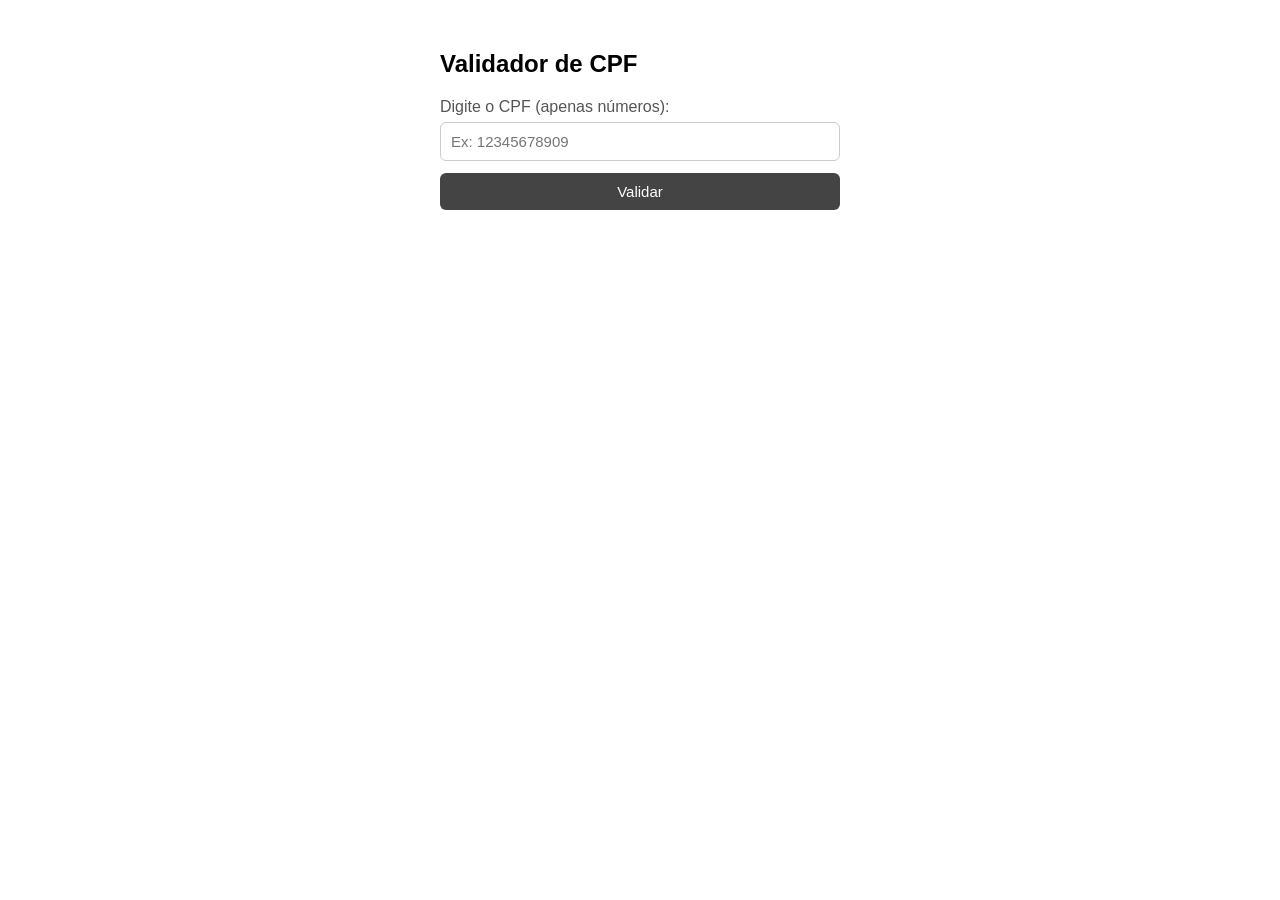
<file: atividades-javascrit/ex01/ex01.html>
<!DOCTYPE html>
<html lang="pt-br">
<head>
  <meta charset="UTF-8">
  <title>Validador de CPF</title>
  <style>
    body {
      font-family: Arial, sans-serif;
      max-width: 400px;
      margin: 50px auto;
      padding: 0 20px;
    }

    h2 {
      margin-bottom: 20px;
    }

    label {
      display: block;
      margin-bottom: 6px;
      color: #555;
    }

    input {
      width: 100%;
      padding: 10px;
      font-size: 15px;
      box-sizing: border-box;
      border: 1px solid #ccc;
      border-radius: 6px;
    }

    button {
      width: 100%;
      margin-top: 12px;
      padding: 10px;
      font-size: 15px;
      background-color: #444;
      color: white;
      border: none;
      border-radius: 6px;
      cursor: pointer;
    }

    button:hover {
      background-color: #222;
    }

    #resultado {
      margin-top: 16px;
      padding: 12px;
      border-radius: 6px;
      font-size: 15px;
      font-weight: bold;
      text-align: center;
      display: none;
    }

    .valido {
      background-color: #d4edda;
      color: #155724;
    }

    .invalido {
      background-color: #f8d7da;
      color: #721c24;
    }
  </style>
</head>
<body>

  <h2>Validador de CPF</h2>

  <label for="cpfInput">Digite o CPF (apenas números):</label>
  <input type="text" id="cpfInput" placeholder="Ex: 12345678909" maxlength="14" />
  <button onclick="validar()">Validar</button>

  <div id="resultado"></div>

  <script src="script1.js"></script>

</body>
</html>
</file>
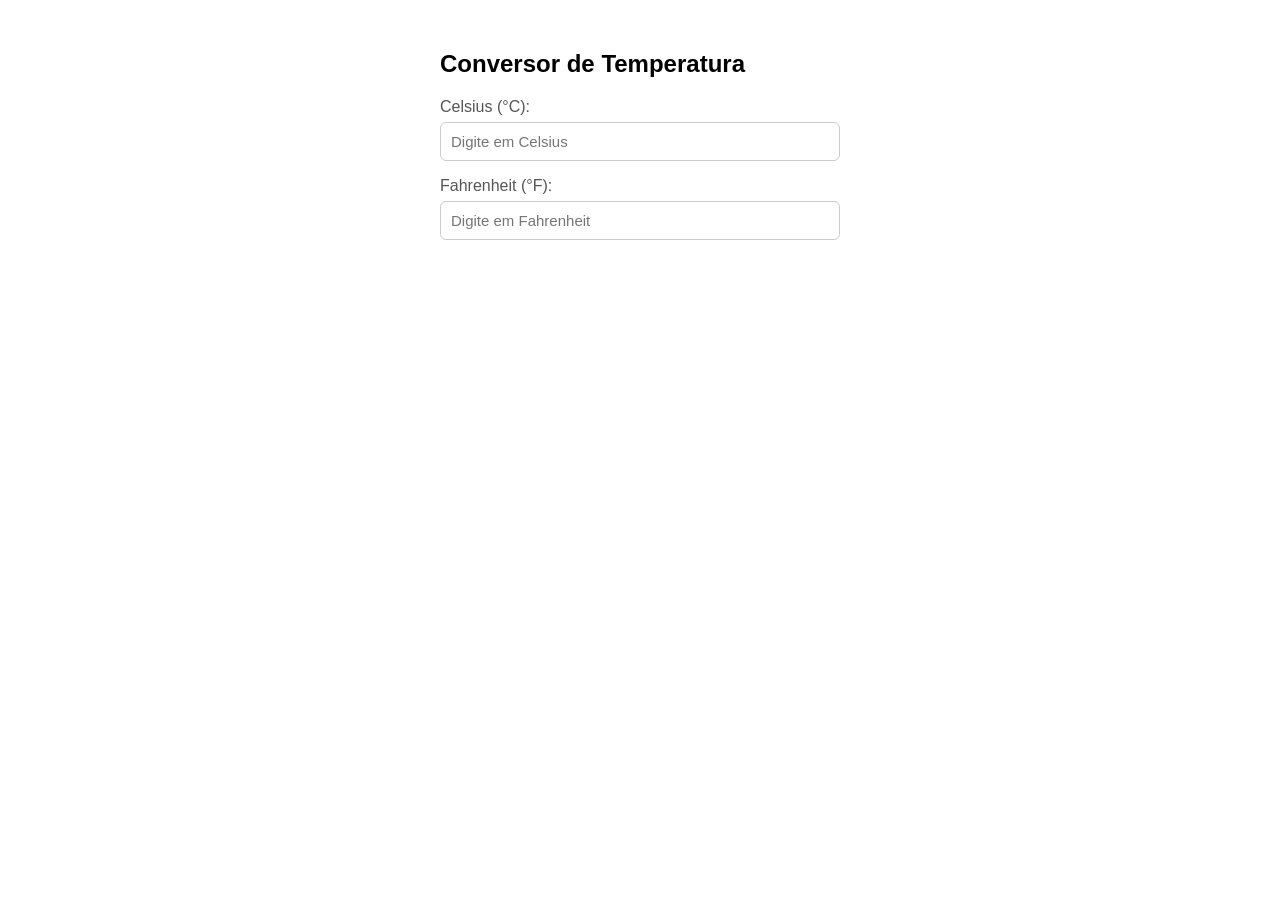
<file: atividades-javascrit/ex02/ex02.html>
<!DOCTYPE html>
<html lang="pt-br">
<head>
  <meta charset="UTF-8">
  <title>Conversor de Temperatura</title>
  <style>
    body {
      font-family: Arial, sans-serif;
      max-width: 400px;
      margin: 50px auto;
      padding: 0 20px;
    }

    h2 {
      margin-bottom: 20px;
    }

    label {
      display: block;
      margin-bottom: 6px;
      color: #555;
    }

    input {
      width: 100%;
      padding: 10px;
      font-size: 15px;
      box-sizing: border-box;
      border: 1px solid #ccc;
      border-radius: 6px;
      margin-bottom: 16px;
    }
  </style>
</head>
<body>

  <h2>Conversor de Temperatura</h2>

  <label for="celsius">Celsius (°C):</label>
  <input type="number" id="celsius" placeholder="Digite em Celsius" step="0.1" />

  <label for="fahrenheit">Fahrenheit (°F):</label>
  <input type="number" id="fahrenheit" placeholder="Digite em Fahrenheit" step="0.1" />

  <script src="script2.js"></script>

</body>
</html>
</file>
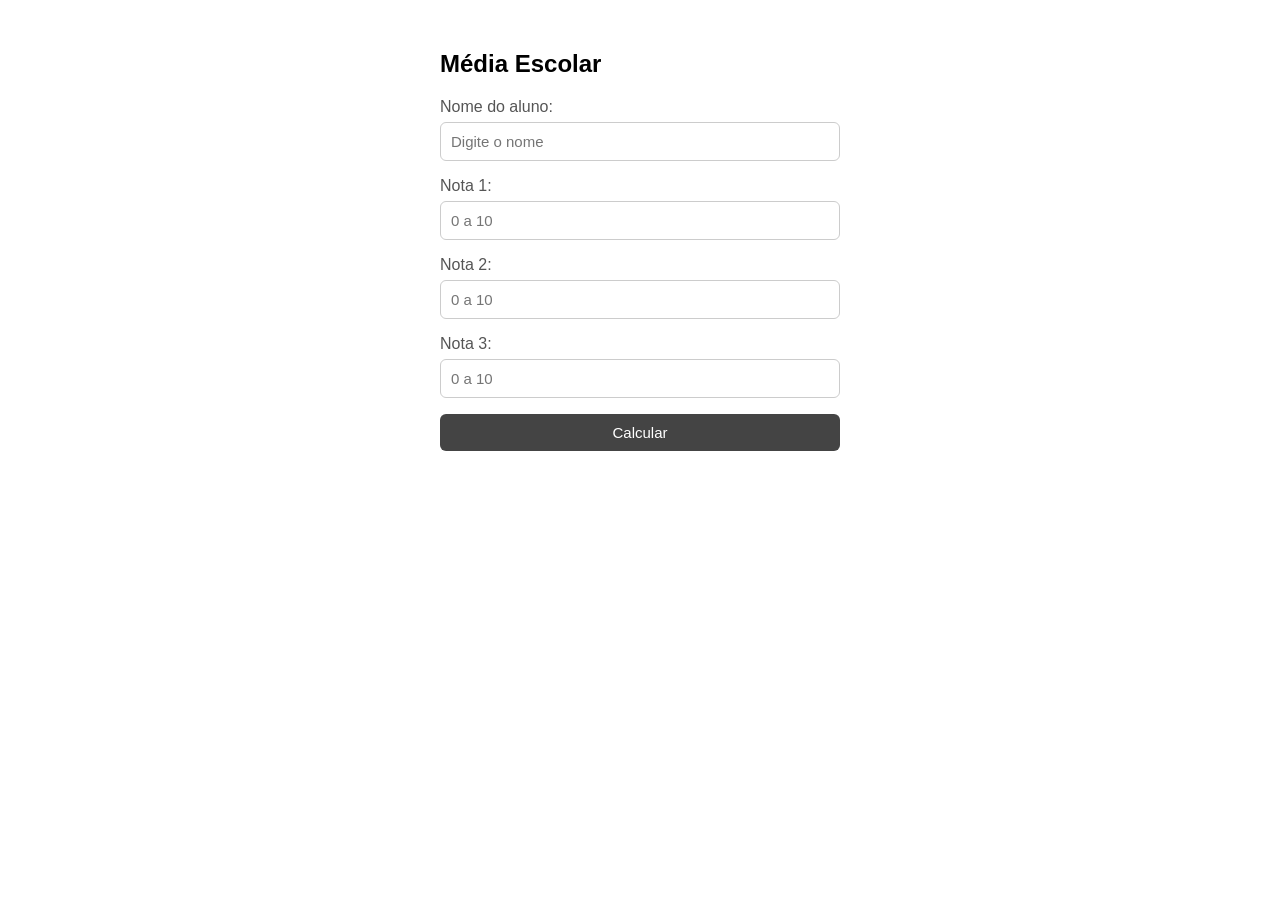
<file: atividades-javascrit/ex03/ex03.html>
<!DOCTYPE html>
<html lang="pt-br">
<head>
  <meta charset="UTF-8">
  <title>Média Escolar</title>
  <style>
    body {
      font-family: Arial, sans-serif;
      max-width: 400px;
      margin: 50px auto;
      padding: 0 20px;
    }

    h2 {
      margin-bottom: 20px;
    }

    label {
      display: block;
      margin-bottom: 6px;
      color: #555;
    }

    input {
      width: 100%;
      padding: 10px;
      font-size: 15px;
      box-sizing: border-box;
      border: 1px solid #ccc;
      border-radius: 6px;
      margin-bottom: 16px;
    }

    button {
      width: 100%;
      padding: 10px;
      font-size: 15px;
      background-color: #444;
      color: white;
      border: none;
      border-radius: 6px;
      cursor: pointer;
    }

    button:hover {
      background-color: #222;
    }

    #resultado {
      margin-top: 16px;
      padding: 12px;
      border-radius: 6px;
      font-size: 15px;
      font-weight: bold;
      text-align: center;
      display: none;
    }

    .aprovado {
      background-color: #cce5ff;
      color: #004085;
    }

    .exame {
      background-color: #d4edda;
      color: #155724;
    }

    .reprovado {
      background-color: #f8d7da;
      color: #721c24;
    }
  </style>
</head>
<body>

  <h2>Média Escolar</h2>

  <label for="nome">Nome do aluno:</label>
  <input type="text" id="nome" placeholder="Digite o nome" />

  <label for="nota1">Nota 1:</label>
  <input type="number" id="nota1" placeholder="0 a 10" step="0.1" min="0" max="10" />

  <label for="nota2">Nota 2:</label>
  <input type="number" id="nota2" placeholder="0 a 10" step="0.1" min="0" max="10" />

  <label for="nota3">Nota 3:</label>
  <input type="number" id="nota3" placeholder="0 a 10" step="0.1" min="0" max="10" />

  <button id="btnCalcular">Calcular</button>

  <div id="resultado"></div>

  <script src="script3.js"></script>

</body>
</html>
</file>
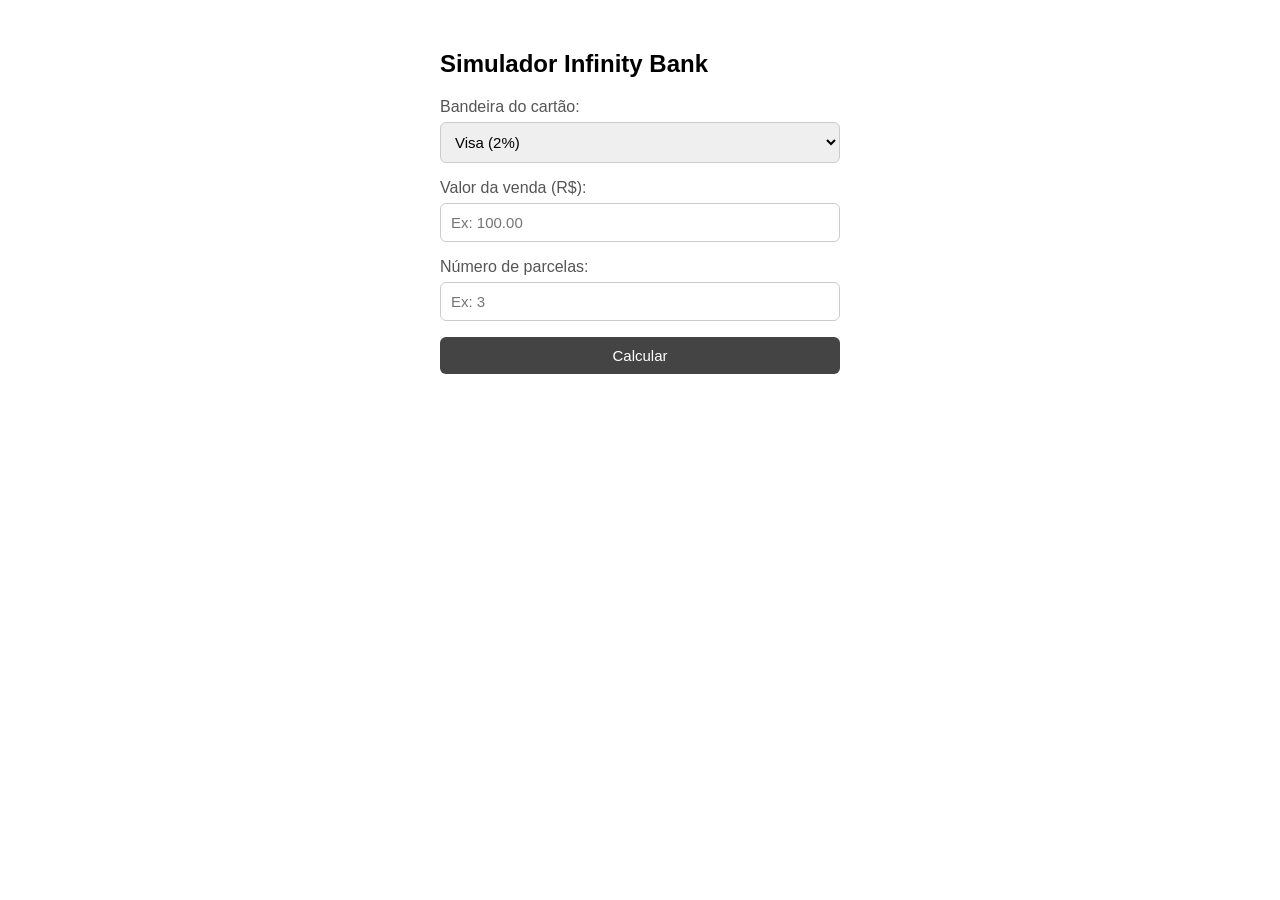
<file: atividades-javascrit/ex04/ex04.html>
<!DOCTYPE html>
<html lang="pt-br">
<head>
  <meta charset="UTF-8">
  <title>Infinity Bank</title>
  <style>
    body {
      font-family: Arial, sans-serif;
      max-width: 400px;
      margin: 50px auto;
      padding: 0 20px;
    }

    h2 {
      margin-bottom: 20px;
    }

    label {
      display: block;
      margin-bottom: 6px;
      color: #555;
    }

    input, select {
      width: 100%;
      padding: 10px;
      font-size: 15px;
      box-sizing: border-box;
      border: 1px solid #ccc;
      border-radius: 6px;
      margin-bottom: 16px;
    }

    button {
      width: 100%;
      padding: 10px;
      font-size: 15px;
      background-color: #444;
      color: white;
      border: none;
      border-radius: 6px;
      cursor: pointer;
    }

    button:hover {
      background-color: #222;
    }

    #resultado {
      margin-top: 16px;
      padding: 14px;
      border-radius: 6px;
      font-size: 15px;
      background-color: #cce5ff;
      color: #004085;
      display: none;
      line-height: 1.8;
    }
  </style>
</head>
<body>

  <h2>Simulador Infinity Bank</h2>

  <label for="bandeira">Bandeira do cartão:</label>
  <select id="bandeira">
    <option value="visa">Visa (2%)</option>
    <option value="master">Mastercard (1.85%)</option>
    <option value="elo">Elo (3%)</option>
  </select>

  <label for="valor">Valor da venda (R$):</label>
  <input type="number" id="valor" placeholder="Ex: 100.00" step="0.01" min="0" />

  <label for="parcelas">Número de parcelas:</label>
  <input type="number" id="parcelas" placeholder="Ex: 3" min="1" max="12" />

  <button id="btnCalcular">Calcular</button>

  <div id="resultado"></div>

  <script src="script4.js"></script>

</body>
</html>
</file>
<file: 3-dias-de-prova/DIA 1/questao_02.css>
body {
    background-color: #f0f4f8;
    font-family: Arial, sans-serif;
    margin: 0;
    padding: 20px;
}

h1 {
    text-align: center;
    font-size: 28px;
    font-weight: bold;
    color: #2c3e50;
}

nav {
    text-align: center;
    margin: 20px 0;
}

nav a {
    color: #3498db;
    font-weight: bold;
    text-decoration: none;
}

.secao {
    background-color: #ffffff;
    border-radius: 10px;
    padding: 20px;
    margin: 15px auto;
    max-width: 700px;
}

.secao h2 {
    font-size: 22px;
    font-weight: bold;
    color: #2c3e50;
}

.secao p {
    font-size: 16px;
    color: #444;
    text-align: justify;
}
</file>
<file: 3-dias-de-prova/DIA 2/questao_02.css>
body {
    background: #eef2f7;
    font-family: Arial, sans-serif;
    margin: 0;
    padding: 20px;
    display: flex;
    flex-direction: column;
    align-items: center;
    justify-content: center;
}

h1 {
    color: #2c3e50;
    text-align: center;
}

.grupo {
    background-color: #ffffff;
    border: 2px solid #ccc;
    border-radius: 12px;
    padding: 20px;
    margin: 15px 0;
    width: 600px;
}

.grupo h2 {
    color: #2980b9;
}

.grupo h3 {
    color: #555;
}

.grupo ul {
    padding-left: 20px;
}

.grupo li {
    color: #333;
    padding: 3px 0;
}

.grupo details {
    margin-top: 10px;
    padding: 10px;
    background-color: #f9f9f9;
    border-radius: 6px;
}
</file>
